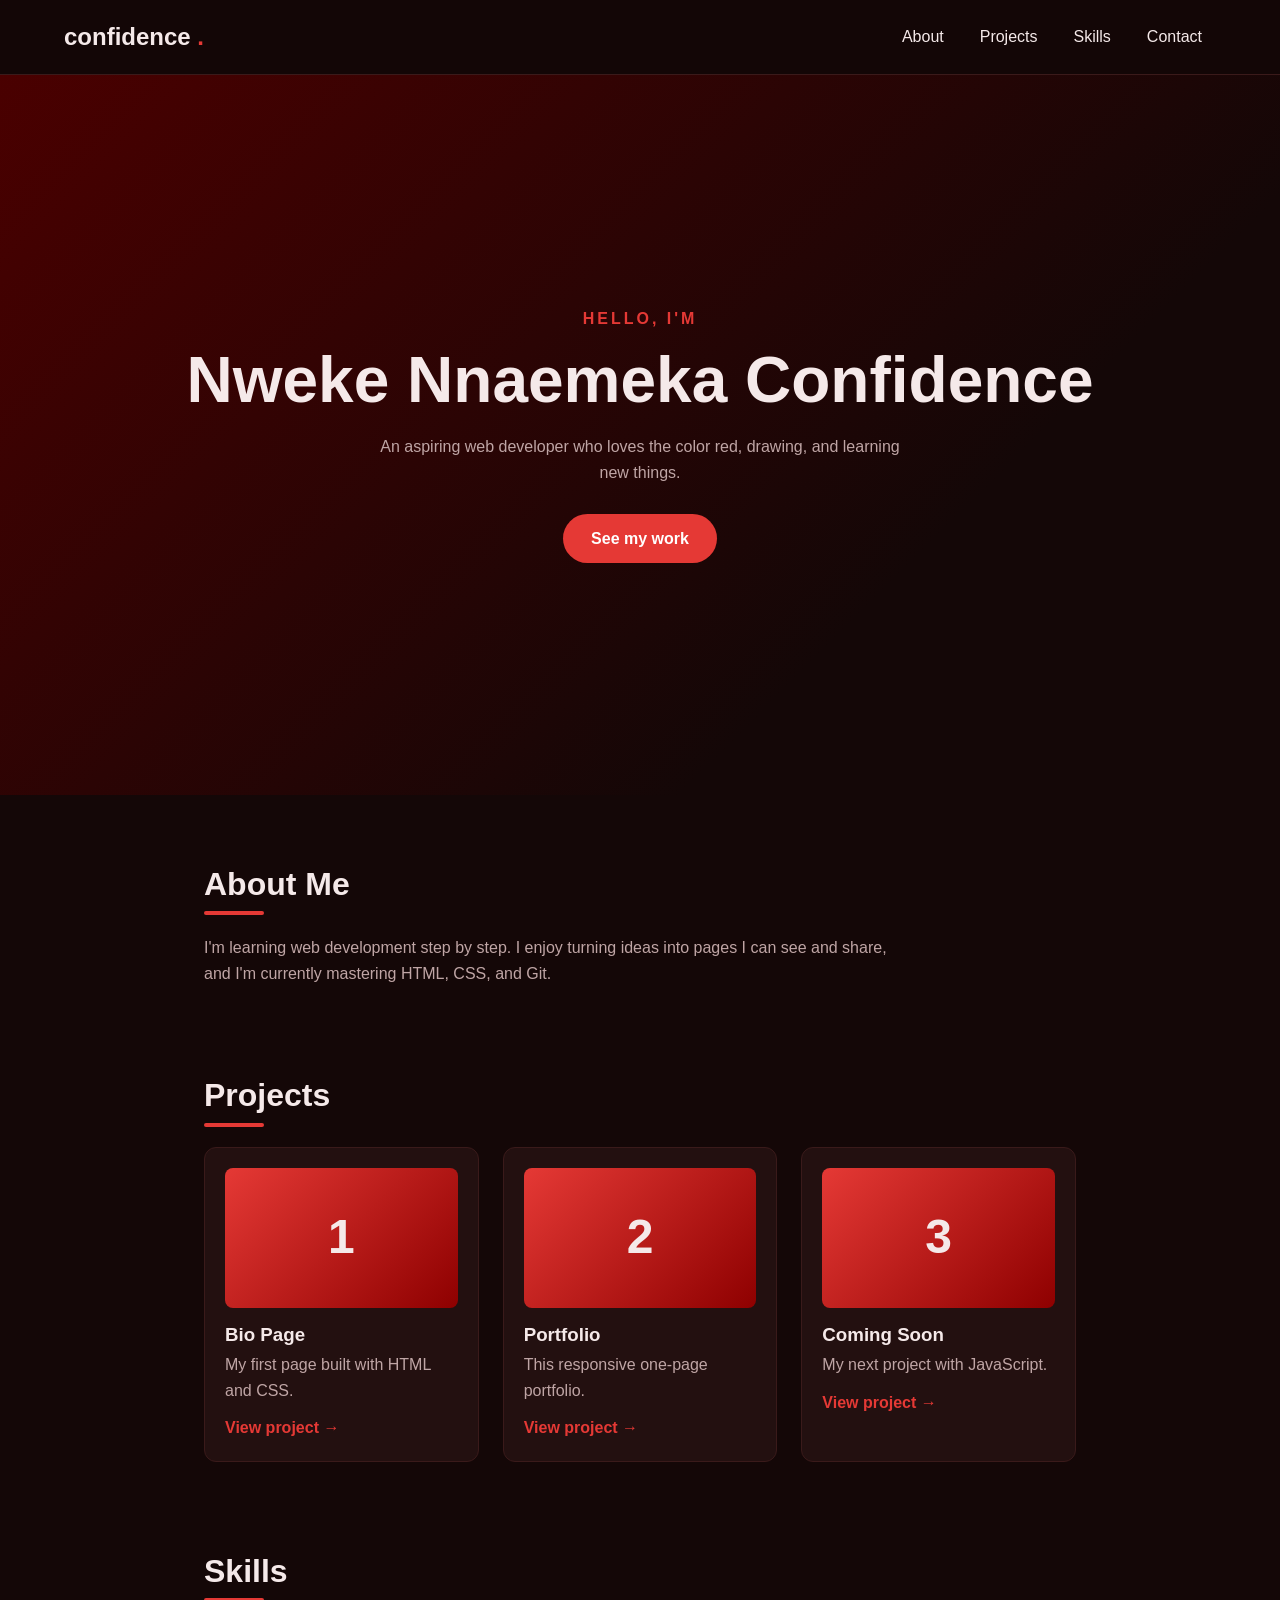
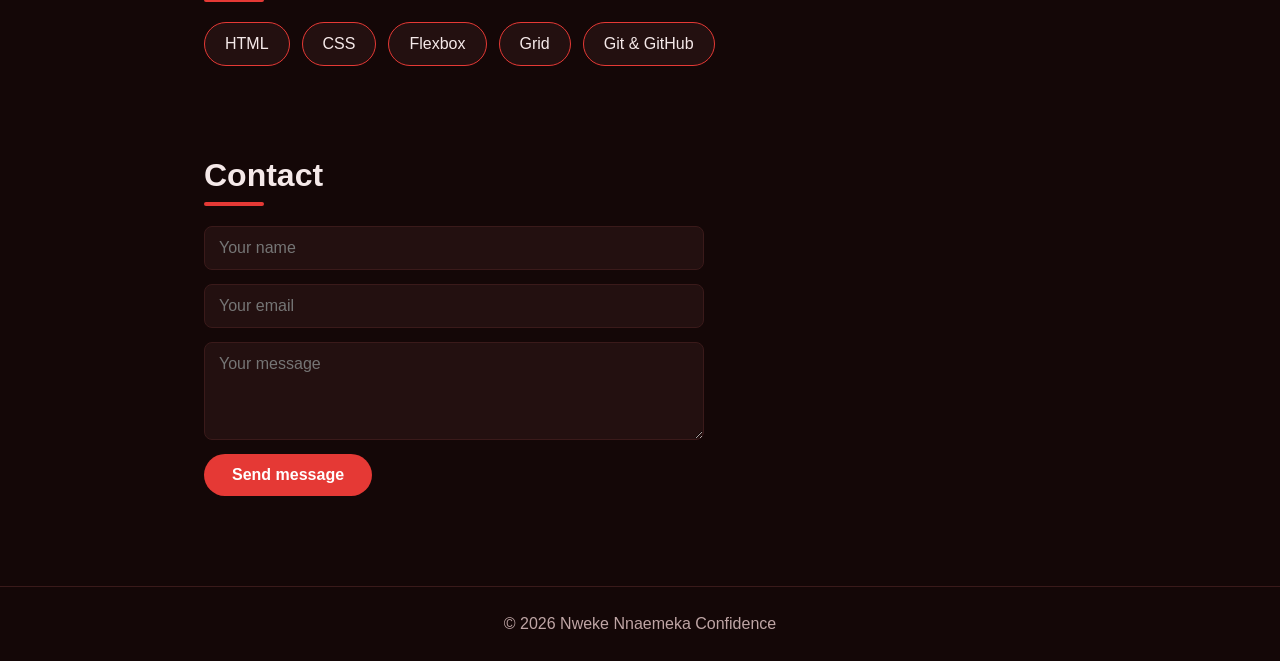
<file: index.html>
<!DOCTYPE html>
<html lang="en">
<head>
    <meta charset="UTF-8">
    <meta name="viewport" content="width=device-width, initial-scale=1.0">
    <title>saint code portfolio</title>
    <link rel="stylesheet" href="style.css">
</head>
<body>
    <header class="navbar"> 
        <a href="#home" class="logo"> confidence <span>.</span> </a>
        <nav>
            <a href="#about">About</a>
            <a href="#projects">Projects</a>
            <a href="#skills">Skills</a>
            <a href="#contact">Contact</a>
        </nav>
    </header>
    <section id="home" class="hero">
    <p class="eyebrow">Hello, I'm</p>
    <h1>Nweke Nnaemeka Confidence</h1>
    <p class="hero-text">
        An aspiring web developer who loves the color red,
        drawing, and learning new things.
    </p>
    <a href="#projects" class="btn">See my work</a>
</section>
<main>
    <section id="about" class="section">
        <h2>About Me</h2>
        <p>
            I'm learning web development step by step. I enjoy turning
            ideas into pages I can see and share, and I'm currently
            mastering HTML, CSS, and Git.
        </p>
    </section>
<section id="projects" class="section">
    <h2>Projects</h2>
    <div class="grid">
        <article class="project-card">
            <div class="thumb">1</div>
            <h3>Bio Page</h3>
            <p>My first page built with HTML and CSS.</p>
            <a href="#" class="link">View project →</a>
        </article>
        <article class="project-card">
            <div class="thumb">2</div>
            <h3>Portfolio</h3>
            <p>This responsive one-page portfolio.</p>
            <a href="#" class="link">View project →</a>
        </article>
        <article class="project-card">
            <div class="thumb">3</div>
            <h3>Coming Soon</h3>
            <p>My next project with JavaScript.</p>
            <a href="#" class="link">View project →</a>
        </article>
    </div>
</section>
<section id="skills" class="section">
    <h2>Skills</h2>
    <ul class="badges">
        <li>HTML</li>
        <li>CSS</li>
        <li>Flexbox</li>
        <li>Grid</li>
        <li>Git &amp; GitHub</li>
    </ul>
</section>
<section id="contact" class="section">
    <h2>Contact</h2>
    <form class="form">
        <input type="text" placeholder="Your name">
        <input type="email" placeholder="Your email">
        <textarea rows="4" placeholder="Your message"></textarea>
        <button type="submit" class="btn">Send message</button>
    </form>
</section>
</main>
<footer>
    <p>&copy; 2026 Nweke Nnaemeka Confidence</p>
</footer>
    
</body>
</html>
</file>
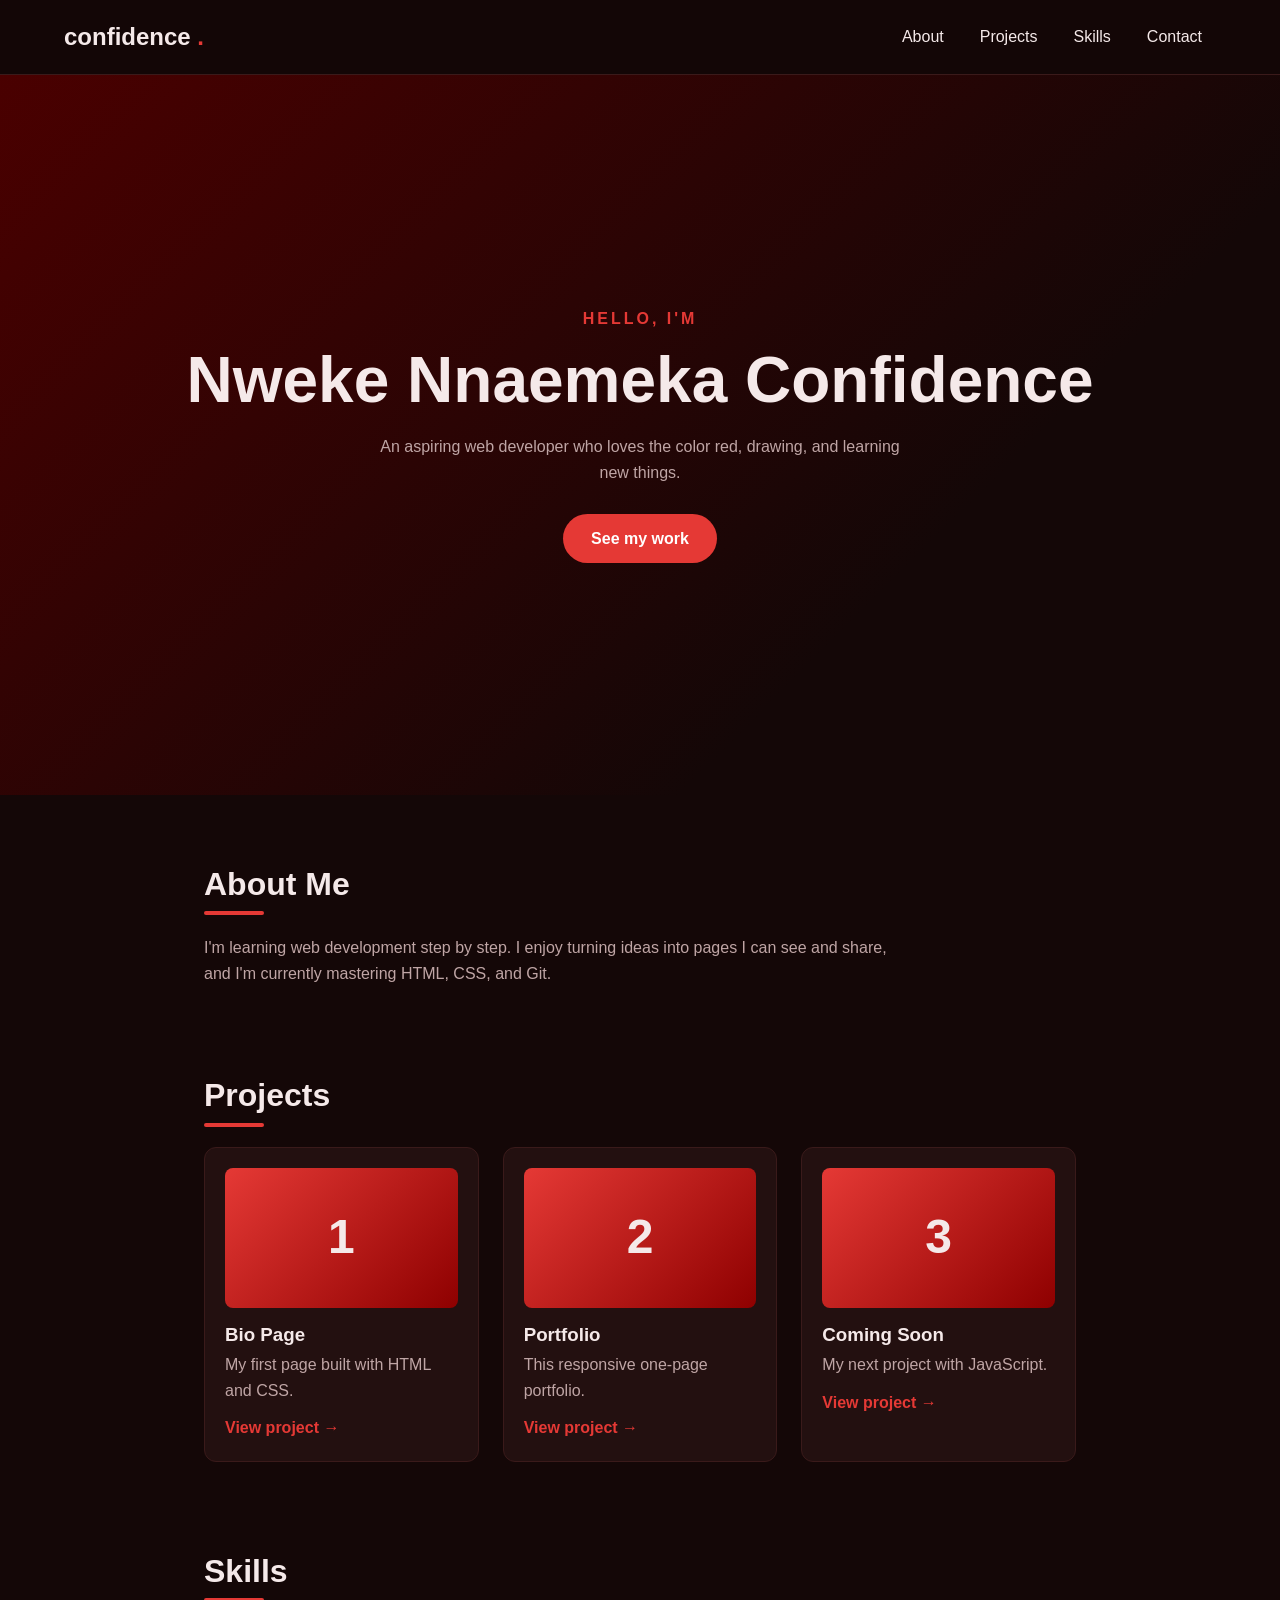
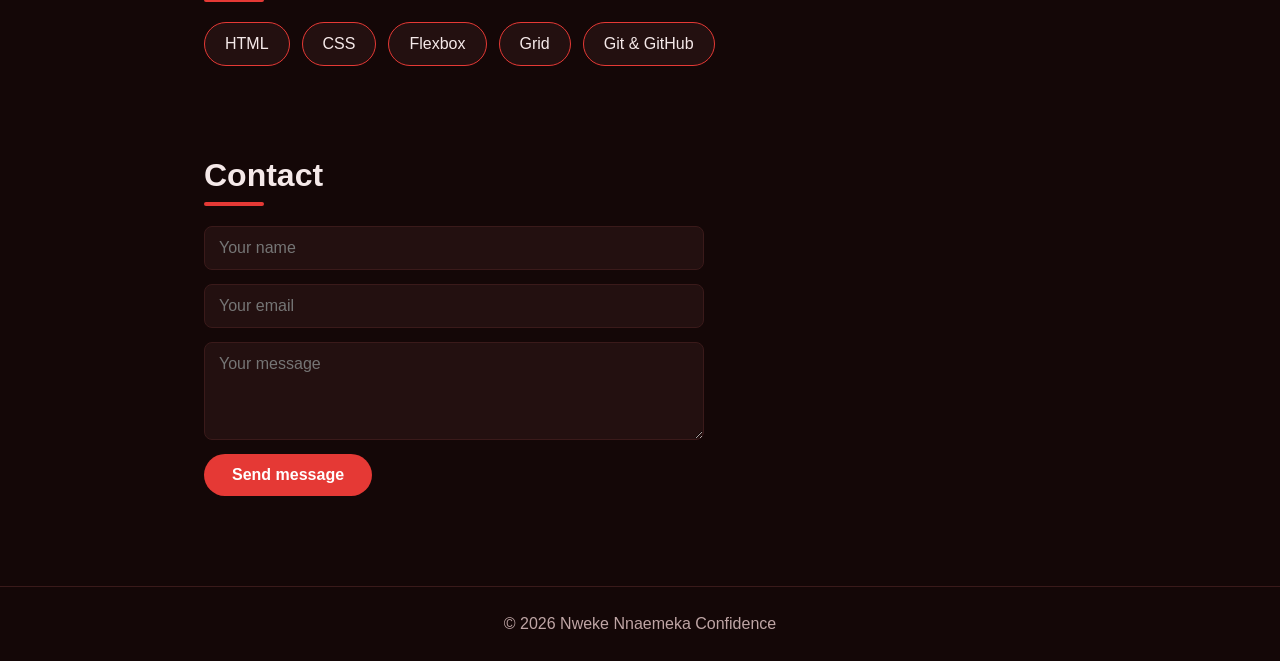
<file: css - portfolio/index.html>
<!DOCTYPE html>
<html lang="en">
<head>
    <meta charset="UTF-8">
    <meta name="viewport" content="width=device-width, initial-scale=1.0">
    <title>saint code portfolio</title>
    <link rel="stylesheet" href="style.css">
</head>
<body>
    <header class="navbar"> 
        <a href="#home" class="logo"> confidence <span>.</span> </a>
        <nav>
            <a href="#about">About</a>
            <a href="#projects">Projects</a>
            <a href="#skills">Skills</a>
            <a href="#contact">Contact</a>
        </nav>
    </header>
    <section id="home" class="hero">
    <p class="eyebrow">Hello, I'm</p>
    <h1>Nweke Nnaemeka Confidence</h1>
    <p class="hero-text">
        An aspiring web developer who loves the color red,
        drawing, and learning new things.
    </p>
    <a href="#projects" class="btn">See my work</a>
</section>
<main>
    <section id="about" class="section">
        <h2>About Me</h2>
        <p>
            I'm learning web development step by step. I enjoy turning
            ideas into pages I can see and share, and I'm currently
            mastering HTML, CSS, and Git.
        </p>
    </section>
<section id="projects" class="section">
    <h2>Projects</h2>
    <div class="grid">
        <article class="project-card">
            <div class="thumb">1</div>
            <h3>Bio Page</h3>
            <p>My first page built with HTML and CSS.</p>
            <a href="#" class="link">View project →</a>
        </article>
        <article class="project-card">
            <div class="thumb">2</div>
            <h3>Portfolio</h3>
            <p>This responsive one-page portfolio.</p>
            <a href="#" class="link">View project →</a>
        </article>
        <article class="project-card">
            <div class="thumb">3</div>
            <h3>Coming Soon</h3>
            <p>My next project with JavaScript.</p>
            <a href="#" class="link">View project →</a>
        </article>
    </div>
</section>
<section id="skills" class="section">
    <h2>Skills</h2>
    <ul class="badges">
        <li>HTML</li>
        <li>CSS</li>
        <li>Flexbox</li>
        <li>Grid</li>
        <li>Git &amp; GitHub</li>
    </ul>
</section>
<section id="contact" class="section">
    <h2>Contact</h2>
    <form class="form">
        <input type="text" placeholder="Your name">
        <input type="email" placeholder="Your email">
        <textarea rows="4" placeholder="Your message"></textarea>
        <button type="submit" class="btn">Send message</button>
    </form>
</section>
</main>
<footer>
    <p>&copy; 2026 Nweke Nnaemeka Confidence</p>
</footer>
    
</body>
</html>
</file>
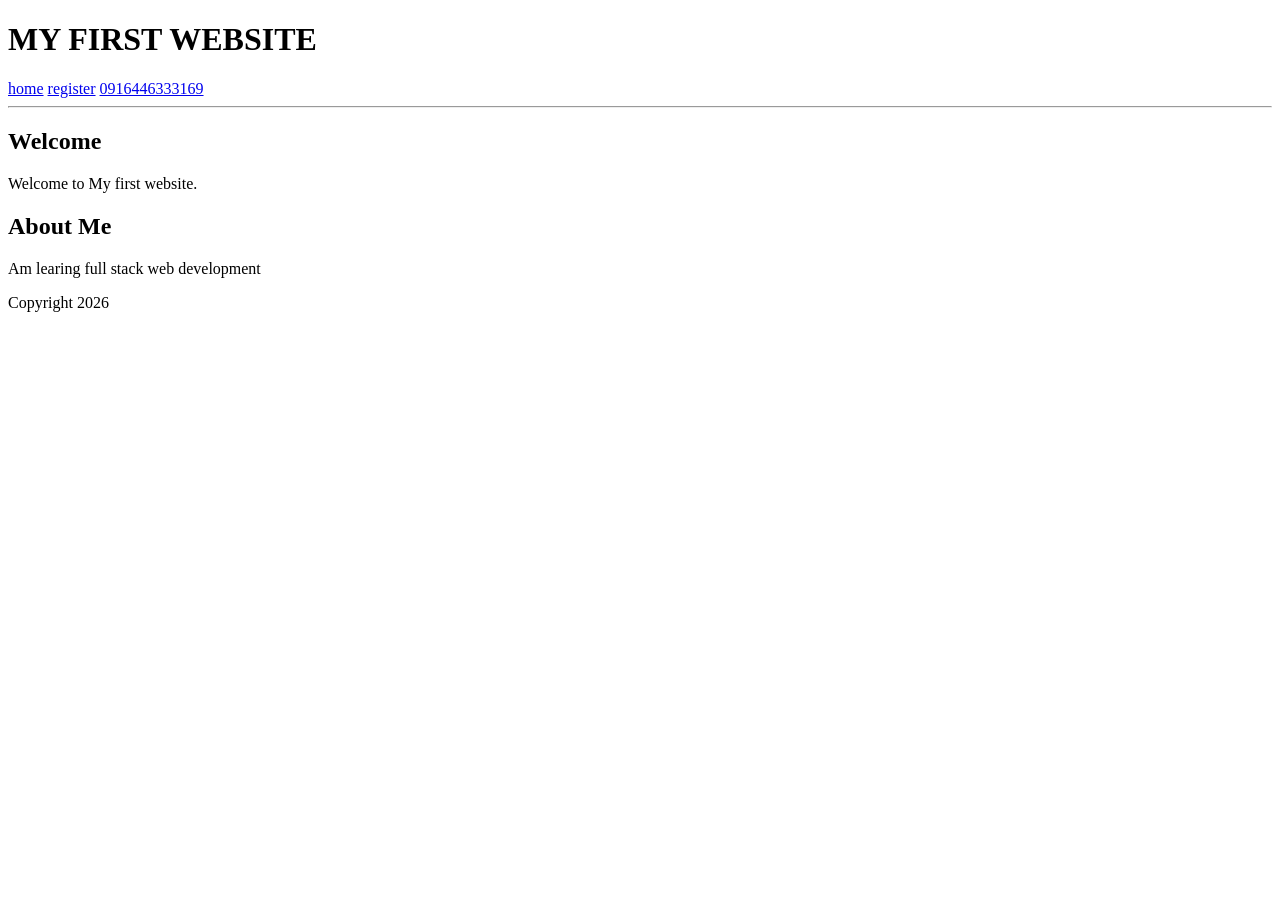
<file: combining knowledge.html>
<!DOCTYPE html>
<html lang="en">
<head>
    <meta charset="UTF-8">
    <meta name="viewport" content="width=web, initial-scale=1.0">
    <title>WEBSITE</title>
</head>
<body>
    <header>
        <h1>MY FIRST WEBSITE</h1>
    </header>
<nav>
    <a href="checkpoint">home</a>
    <a href="registration form.html">register</a>
    <a href="table">0916446333169</a>
</nav>
<hr>
<main>
    <section>
        <h2> Welcome</h2>
        <p>Welcome to My first website.</p>
    </section>
    <article>
        <h2>About Me</h2>
        <p>Am learing full stack web development</p>
    
    </article>
</main>
<footer>
    <p>Copyright 2026</p>
</footer>

</body>
</html>
</file>
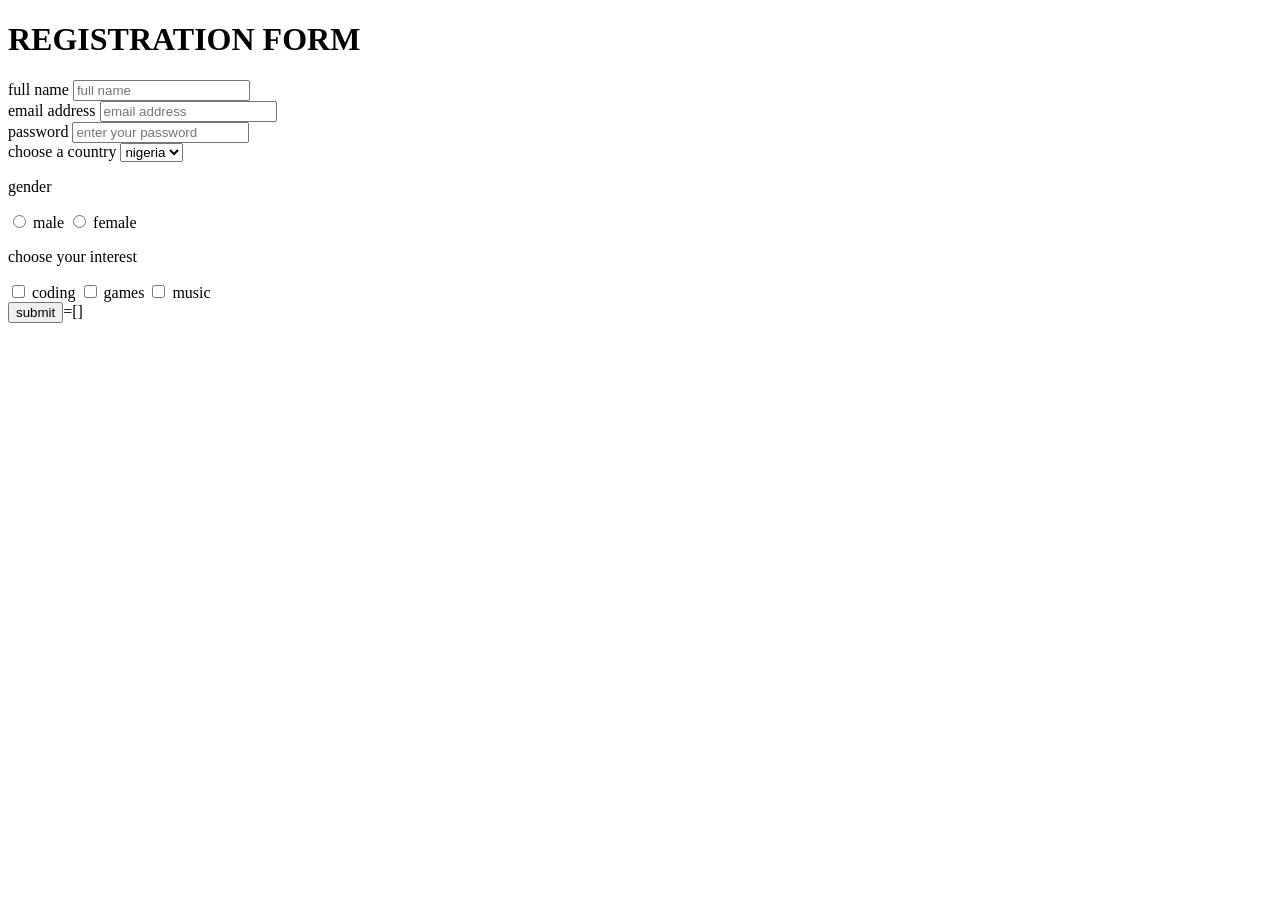
<file: nextproject.html>
<!DOCTYPE html>
<html lang="en">
<head>
    <meta charset="UTF-8">
    <meta name="viewport" content="width=device-width, initial-scale=1.0">
    <title>REGISTRATION FORM</title>
</head>
<body>
    <h1>REGISTRATION FORM</h1>
    <form>
        <label> full name </label>
        <input type="text" placeholder="full name">
        <br>
        <label> email address </label>
        <input type="email" 
        placeholder="email address">
        <br>
        <label> password </label>
        <input type="password" 
        placeholder="enter your password">
        <br>
        <label> choose a country </label>
        <select>
            <option>nigeria</option>
            <option>usa</option>
            <option>ghana</option>
        </select>
        <p> gender</p>
        <input type="radio" name="gender" 
        value="male">
        <label>male</label>
        <input type="radio" name="gender" value="female">
        <label>female</label>
        <br>
    <p>choose your interest</p>
    <input type="checkbox">
    <label >coding</label>
    <input type="checkbox">
    <label >games</label>
    <input type="checkbox">
    <label >music</label>
    <br>
    <button>submit</button>=[]


    </form>
    
</body>
</html>
</file>
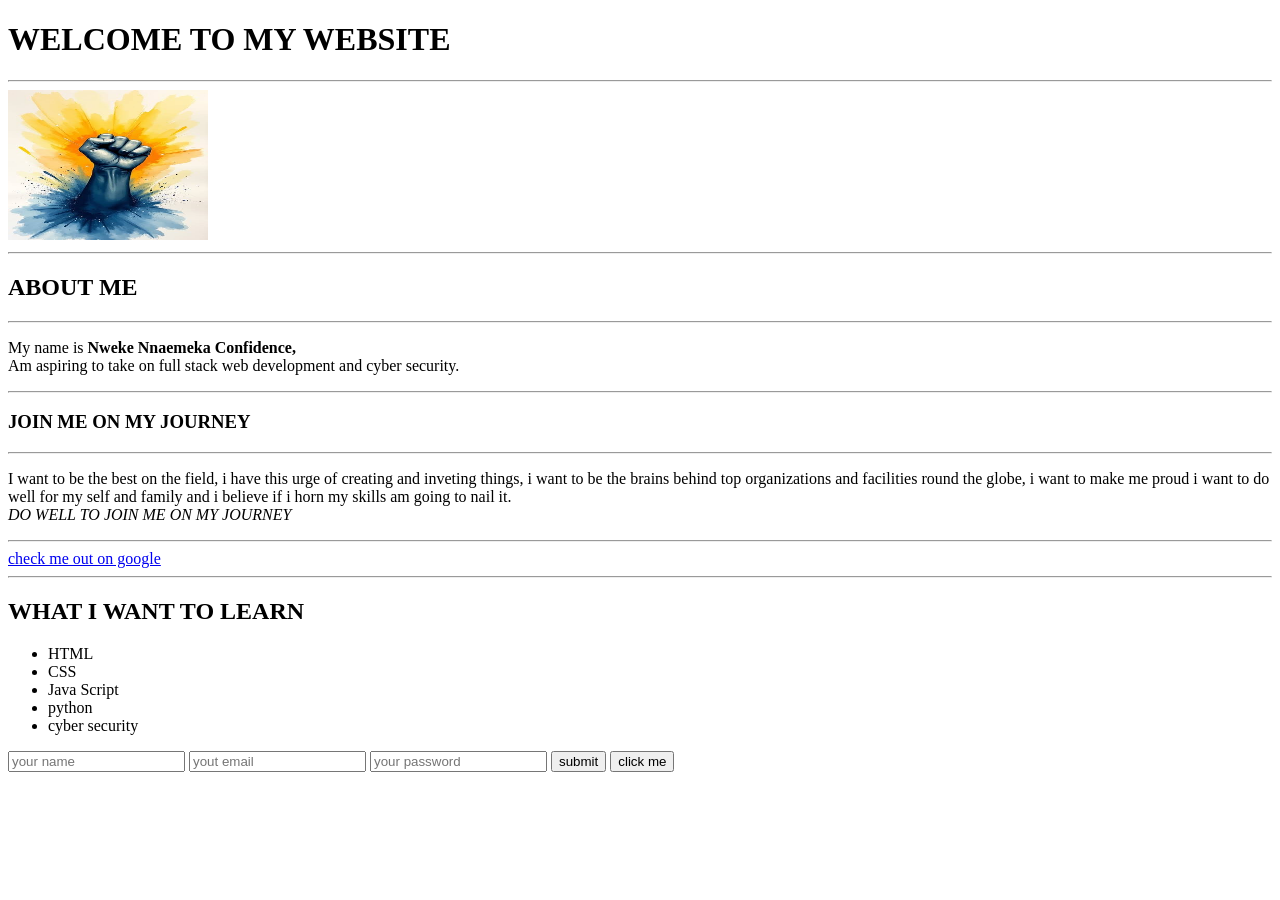
<file: oldindex.html>
<!DOCTYPE html>
<html lang="en">
<head>
    <meta charset="UTF-8">
    <meta name="viewport" content="width=device-width, initial-scale=1.0">
    <title>my first practical step on html</title>
</head>
<body>
   
    <h1> WELCOME TO MY WEBSITE</h1>
    <hr>
     <img src="images.jpg" alt="symbol of strength"
     title="this symbolize strength" 
    width="200" height="150">
    <hr>
    <H2> ABOUT ME</H2>
    <hr>
    <P> My name is <strong>Nweke Nnaemeka Confidence,</strong><br>
        Am aspiring to take on full stack web development and cyber security. </P>
        <hr>
    <H3>JOIN ME ON MY JOURNEY</H3>
    <hr>
    <P> I want to be the best on the field, i have this urge of creating
        and inveting things, i want to be the brains behind top
        organizations and facilities round the globe, i want to make me proud
        i want to do well for my self and family 
        and i believe if i horn my skills am going to nail it.<br>
        <em>DO WELL TO JOIN ME ON MY JOURNEY</em> </P>
        <hr>
    <a href="http:www.google.com" target="_blank">
        check me out on google
<hr>
    </a>
    <H2>WHAT I WANT TO LEARN</H2>
    <ul>
        <li>HTML</li>
        <LI>CSS</LI>
        <LI>Java Script</LI>
        <li>python</li>
        <li>cyber security</li>
    </ul>
<form>
    <input type="text" placeholder="your name">
    <input type="email" placeholder="yout email">
    <input type="password" placeholder="your password">
    <button type="submit"> submit</button>
    <button> click me</button>
</form>


</body>
</html>
</file>
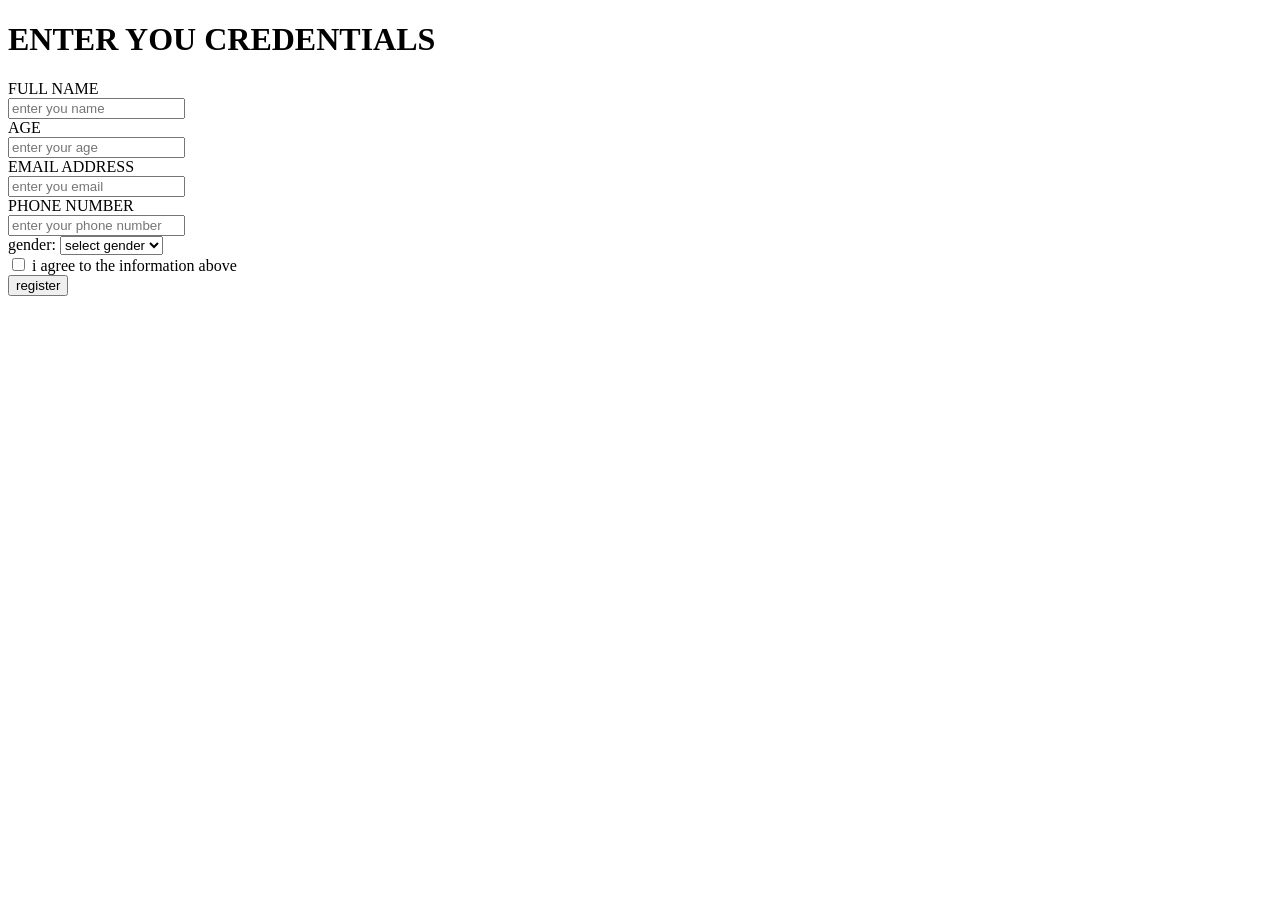
<file: registration form.html>
<!DOCTYPE html>
<html lang="en">
<head>
    <meta charset="UTF-8">
    <meta name="viewport" content="width=device-width, initial-scale=1.0">
    <title>registration form</title>
</head>
<body>
    <h1>ENTER YOU CREDENTIALS</h1>
    <form> 
        <label> FULL NAME </label><br>
        <input type="text" 
        placeholder="enter you name"><br>
        <label>AGE </label><br>
        <input type="number"
        placeholder="enter your age"><br>
        <label> EMAIL ADDRESS</label><br>
        <input type="email" placeholder="enter you email"><br>
         <label>PHONE NUMBER</label><br>
        <input type="number" placeholder="enter your phone number"><br>
         <label for="gender"> gender:</label>
        <select id="gender"><br> 
            <option value="">select gender</option>
            <option value="male">male</option>
            <option value="female">female</option>
        </select><br>
        <label>
            <input type="checkbox" name="terms">
            i agree to the information above
        </label><br>
        <button type="submit"> register</button>

    </form>
</body>
</html>
</file>
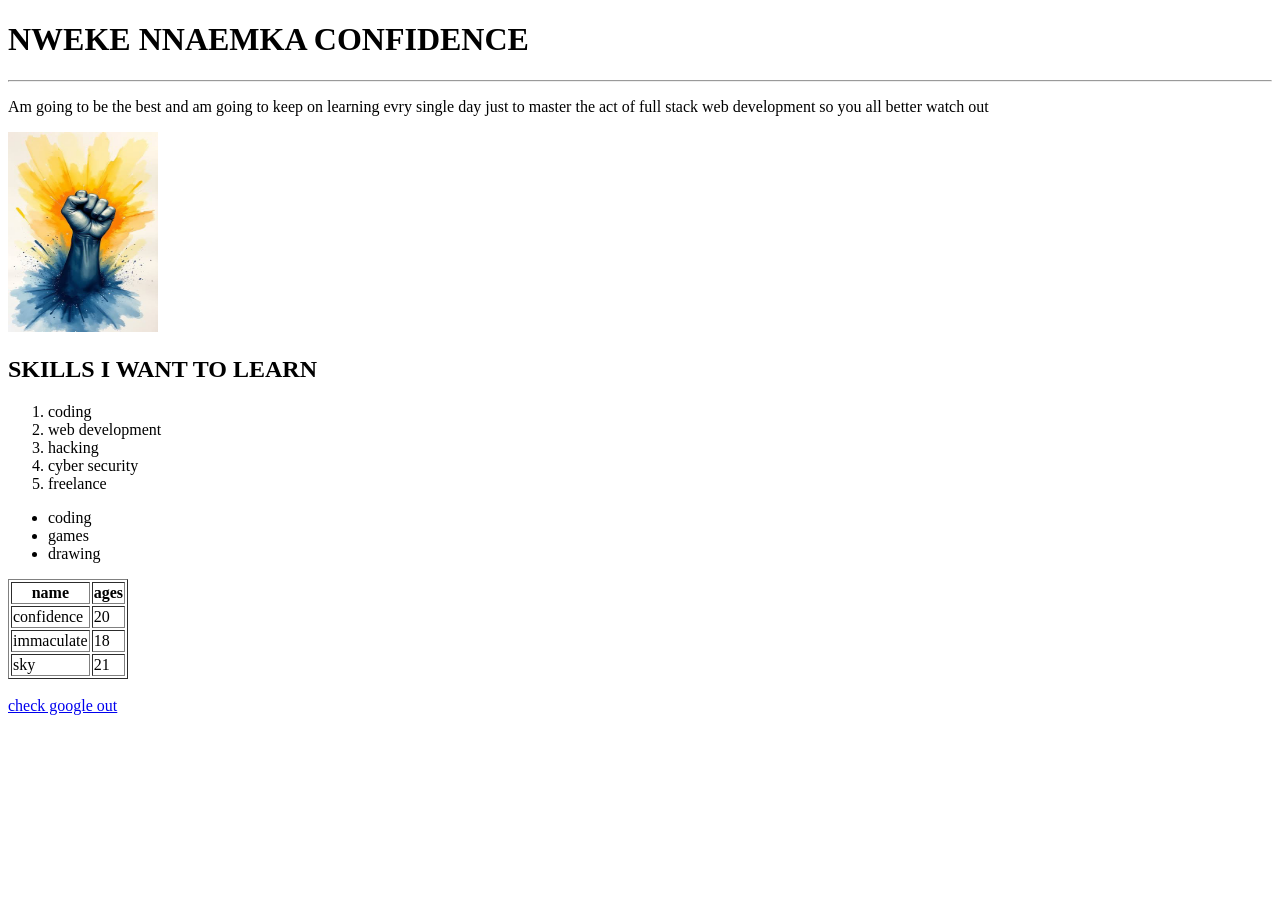
<file: tables.html>
<!DOCTYPE html>
<html lang="en">
<head>
    <meta charset="UTF-8">
    <meta name="viewport" content="width=device-width, initial-scale=1.0">
    <title>MY PERSONAL WEBSITE</title>
</head>
<body>
    <H1>NWEKE NNAEMKA CONFIDENCE</H1>
    <hr>
    <P>Am going to be the best and am going to 
        keep on learning evry single day just to master 
        the act of full stack web development so 
        you all better watch out </P>
    <img src="images.jpg" alt="power" 
    width="150" height="200">
        <h2>SKILLS I WANT TO LEARN</h2>
    <ol>
        <li>coding</li>
        <li>web development</li>
        <li>hacking</li>
        <li>cyber security</li>
        <li>freelance</li>
    </ol>
    <ul>
        <li>coding</li>
        <li>games</li>
        <li>drawing</li>
    </ul>
    <table border="1"> 
    <tr> 
        <th> name</th>
        <th>ages</th>
    </tr>
    <tr>
        <td>confidence</td>
        <td>20</td>
    </tr>
    <tr>
        <td>immaculate</td>
        <td>18</td>
    </tr>
    <tr>
        <td>sky</td>
        <td>21</td>
    </tr>
    </table>
    <br>
    <a href="http:www.google.com"
     target="_blank"> check google out</a>

</body>
</html>
</file>
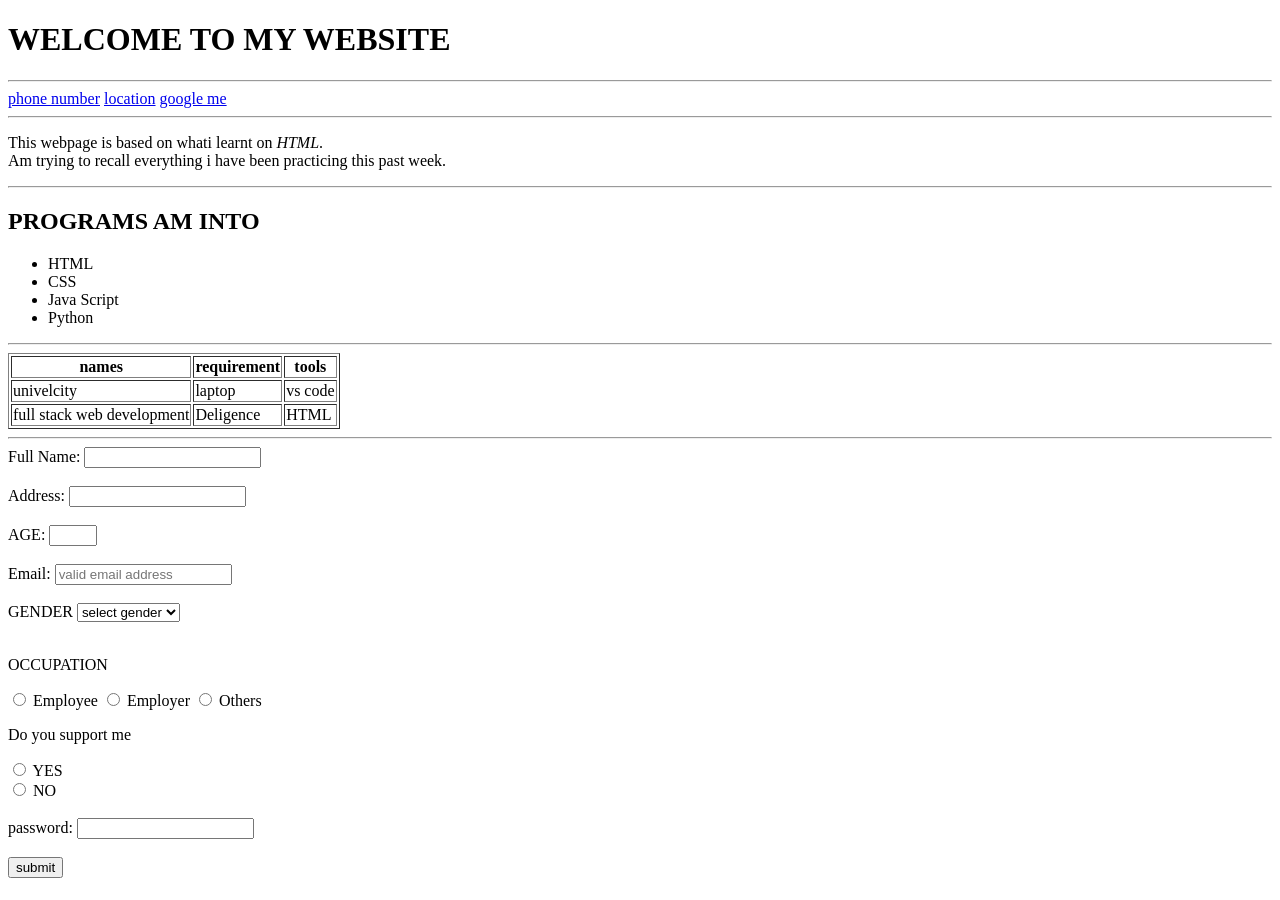
<file: tryer.html>
<!DOCTYPE html>
<html lang="en">
<head>
    <meta charset="UTF-8">
    <meta name="viewport" content="width=device-width, initial-scale=1.0">
    <title>MY WEBPAGE </title>
</head>
<body>
    <header>
        <h1>WELCOME TO MY WEBSITE</h1>
    </header> <hr>
    <nav>
        <a href="tel:02345773564">phone number</a>
        <a href="#checkpoint">location</a>
        <a href="http://www.google.com">google me</a>
    </nav>
    <hr>
<main>
    <section>
        <p>This webpage is based on whati learnt on <em>HTML</em>. <br>
            Am trying to recall everything i have been practicing 
            this past week. </p>
    </section>
    <hr>
    <article>
        <h2>PROGRAMS AM INTO</h2>
        <ul>
            <li>HTML</li>
            <li>CSS</li>
            <li>Java Script</li>
            <li>Python</li>
        </ul><hr>
        </article>
    <table border="1">
        <tr>
            <th> names</th>
            <th> requirement</th>
            <th> tools</th>
        </tr>
        <tr>
        <td>univelcity</td>
        <td>laptop</td>
        <td>vs code</td>
        </tr>
        <tr>
        <td> full stack web development</td>
        <td>Deligence</td>
        <td>HTML</td>
        </tr>
    </table> <hr>
</main>
<form id="checkpoint" method="post" action="/submit">
    <label for="fullname">Full Name:</label>
    <input type="text" id="fullname" name="fullname" 
    maxlength="30" required>
    <br><br>
    <label for="address">Address:</label>
    <input type="text" id="address" name="address">
    <br><br>
    <label for="age">AGE:</label>
    <input type="number" id="age" name="age" min="18" max="60" required><br><br>
    <label for="email">Email:</label>
    <input type="email" id="email" name="email" placeholder="valid email address" required>
    <br><br>
    <label for="gender">GENDER</label>
    <select id="gender" name="gender">
         <option value="">select gender</option>
        <option value="male">male</option>
        <option value="female">female</option>
        <option value="others">others</option>
    </select><br><br>  
    <p>OCCUPATION</p>
    <input type="radio" id="Employee" name="job" 
    value="Employee">
    <label for="Employee">Employee</label>
    <input type="radio" id="Employer" name="job" 
    value="Employer">
    <label for="Employer"> Employer</label>
    <input type="radio" id="others" name="job" 
    value="others">
    <label for="others"> Others</label>
    <br>
<p>Do you support me</p>
<input type="radio" name="support" id="YES" value="YES" required>
<label for="YES">YES</label><br>
<input type="radio" name="support" id="NO" value="NO">
<label for="NO">NO</label><br><br>
<label for="password">password:</label>
    <input type="password" id="password" name="password" 
    minlength="8"><br><br>
    <button type="submit">submit</button>
</form>

    
</body>
</html>
</file>
<file: style.css>
:root {
    --red: #e53935;
    --dark-red: #8e0000;
    --bg: #140707;
    --card: #231010;
    --text: #f5e9e9;
    --muted: #bfa5a5;
}

* {
    margin: 0;
    padding: 0;
    box-sizing: border-box;
}

html {
    scroll-behavior: smooth;
}

body {
    font-family: 'Segoe UI', Arial, sans-serif;
    background-color: var(--bg);
    color: var(--text);
    line-height: 1.6;
}

a {
    color: var(--red);
    text-decoration: none;
}

h1, h2, h3 {
    line-height: 1.2;
}
.navbar {
    position: sticky;
    top: 0;
    z-index: 100;
    display: flex;
    justify-content: space-between;
    align-items: center;
    padding: 16px 5%;
    background-color: rgba(20, 7, 7, 0.95);
    border-bottom: 1px solid #3a1a1a;
}

.logo {
    font-size: 1.5rem;
    font-weight: 800;
    color: var(--text);
}

.logo span {
    color: var(--red);
}

.navbar nav {
    display: flex;
    gap: 8px;
}

.navbar nav a {
    color: var(--text);
    padding: 8px 14px;
    border-radius: 6px;
    transition: 0.3s;
}

.navbar nav a:hover {
    background-color: var(--red);
}
.hero {
    min-height: 80vh;
    display: flex;
    flex-direction: column;
    justify-content: center;
    align-items: center;
    text-align: center;
    padding: 40px 5%;
    background: linear-gradient(135deg, #4a0000, #140707 70%);
    animation: fadeUp 1s ease;
}

.eyebrow {
    color: var(--red);
    font-weight: 700;
    letter-spacing: 3px;
    text-transform: uppercase;
}

.hero h1 {
    font-size: clamp(2rem, 6vw, 4rem);
    margin: 10px 0 16px;
}

.hero-text {
    max-width: 550px;
    color: var(--muted);
    margin-bottom: 28px;
}

@keyframes fadeUp {
    from { opacity: 0; transform: translateY(30px); }
    to   { opacity: 1; transform: translateY(0); }
}
.btn {
    display: inline-block;
    background-color: var(--red);
    color: white;
    padding: 12px 28px;
    border: none;
    border-radius: 30px;
    font-size: 1rem;
    font-weight: 600;
    cursor: pointer;
    transition: 0.3s;
}

.btn:hover {
    background-color: var(--dark-red);
    transform: translateY(-3px);
    box-shadow: 0 8px 20px rgba(229, 57, 53, 0.4);
}
main {
    max-width: 1000px;
    margin: 0 auto;
    padding: 0 5%;
}

.section {
    padding: 70px 0 20px;
    scroll-margin-top: 70px;
}

.section h2 {
    font-size: 2rem;
    margin-bottom: 20px;
}

.section h2::after {
    content: '';
    display: block;
    width: 60px;
    height: 4px;
    margin-top: 8px;
    background-color: var(--red);
    border-radius: 2px;
}

.section p {
    color: var(--muted);
    max-width: 700px;
}
.grid {
    display: grid;
    grid-template-columns: repeat(auto-fit, minmax(250px, 1fr));
    gap: 24px;
}

.project-card {
    background-color: var(--card);
    padding: 20px;
    border-radius: 12px;
    border: 1px solid #3a1a1a;
    transition: 0.3s;
}

.project-card:hover {
    transform: translateY(-8px);
    border-color: var(--red);
    box-shadow: 0 10px 25px rgba(0, 0, 0, 0.5);
}

.thumb {
    height: 140px;
    display: flex;
    justify-content: center;
    align-items: center;
    font-size: 3rem;
    font-weight: 800;
    background: linear-gradient(135deg, var(--red), var(--dark-red));
    border-radius: 8px;
    margin-bottom: 16px;
}

.project-card h3 {
    margin-bottom: 6px;
}

.link {
    display: inline-block;
    margin-top: 12px;
    font-weight: 600;
}

.link:hover {
    text-decoration: underline;
}
.badges {
    display: flex;
    flex-wrap: wrap;
    gap: 12px;
    list-style: none;
}

.badges li {
    background-color: var(--card);
    border: 1px solid var(--red);
    padding: 8px 20px;
    border-radius: 30px;
    transition: 0.3s;
}

.badges li:hover {
    background-color: var(--red);
    cursor: pointer;
}
.form {
    display: flex;
    flex-direction: column;
    gap: 14px;
    max-width: 500px;
}

.form input,
.form textarea {
    padding: 12px 14px;
    background-color: var(--card);
    color: var(--text);
    border: 1px solid #3a1a1a;
    border-radius: 8px;
    font-family: inherit;
    font-size: 1rem;
    transition: 0.3s;
}

.form input:focus,
.form textarea:focus {
    outline: none;
    border-color: var(--red);
    box-shadow: 0 0 0 3px rgba(229, 57, 53, 0.25);
}

.form .btn {
    align-self: flex-start;
}
footer {
    margin-top: 70px;
    padding: 24px;
    text-align: center;
    color: var(--muted);
    border-top: 1px solid #3a1a1a;
}
@media (max-width: 700px) {
    .navbar {
        flex-direction: column;
        gap: 10px;
    }

    .navbar nav {
        flex-wrap: wrap;
        justify-content: center;
    }

    .section {
        padding-top: 50px;
    }
}
</file>
<file: css - portfolio/style.css>
:root {
    --red: #e53935;
    --dark-red: #8e0000;
    --bg: #140707;
    --card: #231010;
    --text: #f5e9e9;
    --muted: #bfa5a5;
}

* {
    margin: 0;
    padding: 0;
    box-sizing: border-box;
}

html {
    scroll-behavior: smooth;
}

body {
    font-family: 'Segoe UI', Arial, sans-serif;
    background-color: var(--bg);
    color: var(--text);
    line-height: 1.6;
}

a {
    color: var(--red);
    text-decoration: none;
}

h1, h2, h3 {
    line-height: 1.2;
}
.navbar {
    position: sticky;
    top: 0;
    z-index: 100;
    display: flex;
    justify-content: space-between;
    align-items: center;
    padding: 16px 5%;
    background-color: rgba(20, 7, 7, 0.95);
    border-bottom: 1px solid #3a1a1a;
}

.logo {
    font-size: 1.5rem;
    font-weight: 800;
    color: var(--text);
}

.logo span {
    color: var(--red);
}

.navbar nav {
    display: flex;
    gap: 8px;
}

.navbar nav a {
    color: var(--text);
    padding: 8px 14px;
    border-radius: 6px;
    transition: 0.3s;
}

.navbar nav a:hover {
    background-color: var(--red);
}
.hero {
    min-height: 80vh;
    display: flex;
    flex-direction: column;
    justify-content: center;
    align-items: center;
    text-align: center;
    padding: 40px 5%;
    background: linear-gradient(135deg, #4a0000, #140707 70%);
    animation: fadeUp 1s ease;
}

.eyebrow {
    color: var(--red);
    font-weight: 700;
    letter-spacing: 3px;
    text-transform: uppercase;
}

.hero h1 {
    font-size: clamp(2rem, 6vw, 4rem);
    margin: 10px 0 16px;
}

.hero-text {
    max-width: 550px;
    color: var(--muted);
    margin-bottom: 28px;
}

@keyframes fadeUp {
    from { opacity: 0; transform: translateY(30px); }
    to   { opacity: 1; transform: translateY(0); }
}
.btn {
    display: inline-block;
    background-color: var(--red);
    color: white;
    padding: 12px 28px;
    border: none;
    border-radius: 30px;
    font-size: 1rem;
    font-weight: 600;
    cursor: pointer;
    transition: 0.3s;
}

.btn:hover {
    background-color: var(--dark-red);
    transform: translateY(-3px);
    box-shadow: 0 8px 20px rgba(229, 57, 53, 0.4);
}
main {
    max-width: 1000px;
    margin: 0 auto;
    padding: 0 5%;
}

.section {
    padding: 70px 0 20px;
    scroll-margin-top: 70px;
}

.section h2 {
    font-size: 2rem;
    margin-bottom: 20px;
}

.section h2::after {
    content: '';
    display: block;
    width: 60px;
    height: 4px;
    margin-top: 8px;
    background-color: var(--red);
    border-radius: 2px;
}

.section p {
    color: var(--muted);
    max-width: 700px;
}
.grid {
    display: grid;
    grid-template-columns: repeat(auto-fit, minmax(250px, 1fr));
    gap: 24px;
}

.project-card {
    background-color: var(--card);
    padding: 20px;
    border-radius: 12px;
    border: 1px solid #3a1a1a;
    transition: 0.3s;
}

.project-card:hover {
    transform: translateY(-8px);
    border-color: var(--red);
    box-shadow: 0 10px 25px rgba(0, 0, 0, 0.5);
}

.thumb {
    height: 140px;
    display: flex;
    justify-content: center;
    align-items: center;
    font-size: 3rem;
    font-weight: 800;
    background: linear-gradient(135deg, var(--red), var(--dark-red));
    border-radius: 8px;
    margin-bottom: 16px;
}

.project-card h3 {
    margin-bottom: 6px;
}

.link {
    display: inline-block;
    margin-top: 12px;
    font-weight: 600;
}

.link:hover {
    text-decoration: underline;
}
.badges {
    display: flex;
    flex-wrap: wrap;
    gap: 12px;
    list-style: none;
}

.badges li {
    background-color: var(--card);
    border: 1px solid var(--red);
    padding: 8px 20px;
    border-radius: 30px;
    transition: 0.3s;
}

.badges li:hover {
    background-color: var(--red);
    cursor: pointer;
}
.form {
    display: flex;
    flex-direction: column;
    gap: 14px;
    max-width: 500px;
}

.form input,
.form textarea {
    padding: 12px 14px;
    background-color: var(--card);
    color: var(--text);
    border: 1px solid #3a1a1a;
    border-radius: 8px;
    font-family: inherit;
    font-size: 1rem;
    transition: 0.3s;
}

.form input:focus,
.form textarea:focus {
    outline: none;
    border-color: var(--red);
    box-shadow: 0 0 0 3px rgba(229, 57, 53, 0.25);
}

.form .btn {
    align-self: flex-start;
}
footer {
    margin-top: 70px;
    padding: 24px;
    text-align: center;
    color: var(--muted);
    border-top: 1px solid #3a1a1a;
}
@media (max-width: 700px) {
    .navbar {
        flex-direction: column;
        gap: 10px;
    }

    .navbar nav {
        flex-wrap: wrap;
        justify-content: center;
    }

    .section {
        padding-top: 50px;
    }
}
</file>
